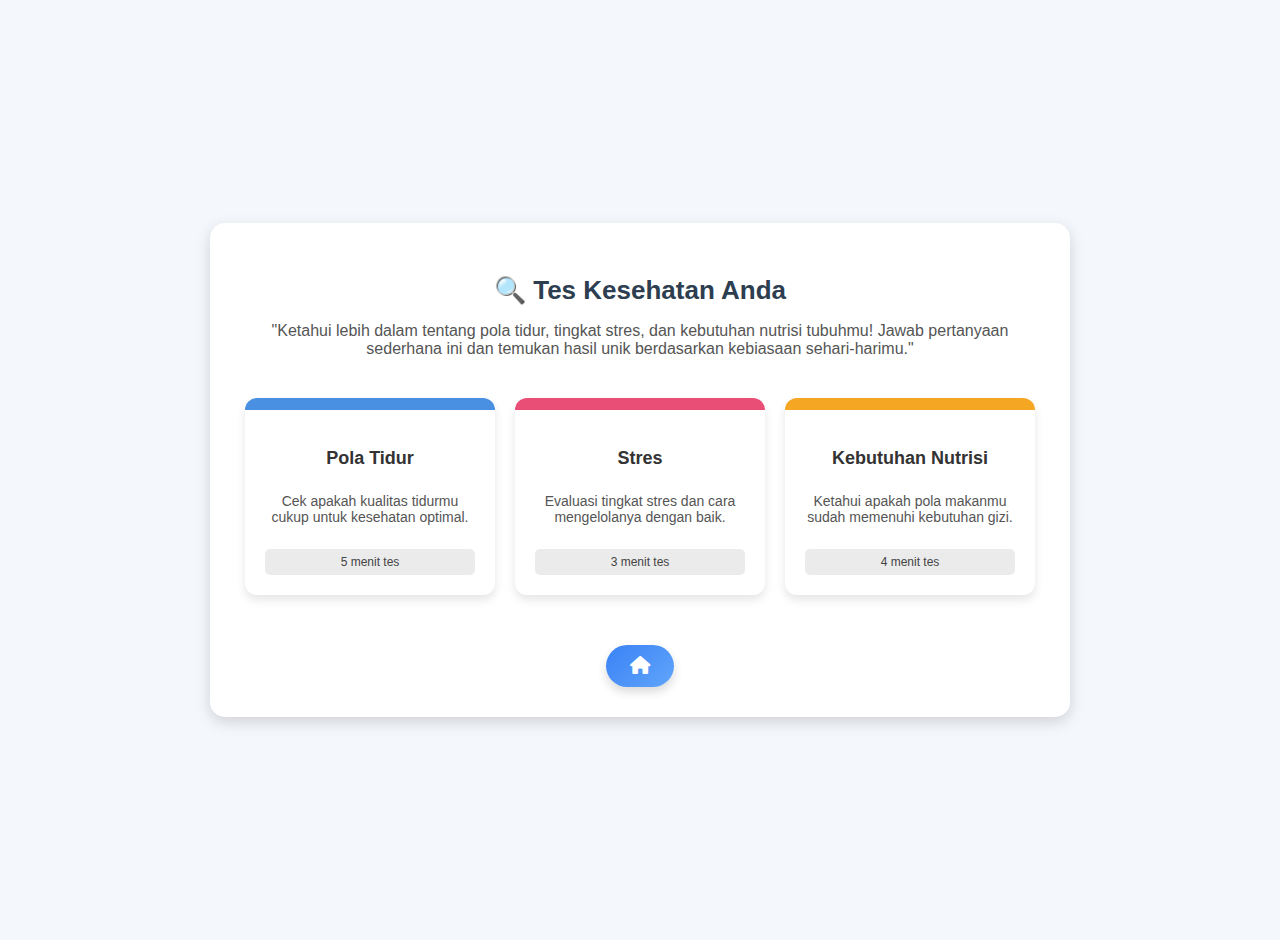
<file: healthtech4.0/gaya-hidup-sehat/index.html>
<!DOCTYPE html>
<html lang="id">
<head>
    <meta charset="UTF-8">
    <meta name="viewport" content="width=device-width, initial-scale=1.0">
    <link rel="icon web" href="../assets/konsulku-nobg.png">
    <title>Quiz Kesehatan</title>
    <link rel="stylesheet" href="styles.css">
    <link rel="stylesheet" href="https://cdnjs.cloudflare.com/ajax/libs/font-awesome/6.7.2/css/all.min.css" integrity="sha512-Evv84Mr4kqVGRNSgIGL/F/aIDqQb7xQ2vcrdIwxfjThSH8CSR7PBEakCr51Ck+w+/U6swU2Im1vVX0SVk9ABhg==" crossorigin="anonymous" referrerpolicy="no-referrer" /> 
</head>
<body>
    <div class="container">
        <h2>🔍 Tes Kesehatan Anda</h2>
        <p class="description">"Ketahui lebih dalam tentang pola tidur, tingkat stres, dan kebutuhan nutrisi tubuhmu! Jawab pertanyaan sederhana ini dan temukan hasil unik berdasarkan kebiasaan sehari-harimu."</p>
        <div class="categories">
            <div class="card" id="sleep-category" onclick="startSurvey('sleep');setCategoryTheme('sleep')">
                <div class="header sleep"></div>
                <div class="card-content">
                    <h3>Pola Tidur</h3>
                    <p>Cek apakah kualitas tidurmu cukup untuk kesehatan optimal.</p>
                    <div class="time-badge">5 menit tes</div>
                </div>
            </div>
    
            <div class="card" id="stress-category" onclick="startSurvey('stress');setCategoryTheme('stress')">
                <div class="header stress"></div>
                <div class="card-content">
                    <h3>Stres</h3>
                    <p>Evaluasi tingkat stres dan cara mengelolanya dengan baik.</p>
                    <div class="time-badge">3 menit tes</div>
                </div>
            </div>
    
            <div class="card" id="nutrition-category" onclick="startSurvey('nutrition');setCategoryTheme('nutrition')">
                <div class="header nutrition"></div>
                <div class="card-content">
                    <h3>Kebutuhan Nutrisi</h3>
                    <p>Ketahui apakah pola makanmu sudah memenuhi kebutuhan gizi.</p>
                    <div class="time-badge">4 menit tes</div>
                </div>
            </div>

            <div class="home">
                <a class="fas fa-home" href="../index.php"></a>
            </div>
        </div>
    </div>
    

    <script>
        function startSurvey(category) {
            window.location.href = `survey.html?category=${category}`;
        }

        function setCategoryTheme(category) {
        const themes = {
            sleep: { base: "#4A90E2", hover: "#357ABD", text: "#FFF" },
            stress: { base: "#E94E77", hover: "#D13C6A", text: "#FFF" },
            nutrition: { base: "#F5A623", hover: "#D98C1C", text: "#FFF" }
        };

        if (themes[category]) {
            localStorage.setItem("themeColor", JSON.stringify(themes[category]));
        }
    }

        window.onload = loadQuiz;
    </script>
</body>
</html>
</file>
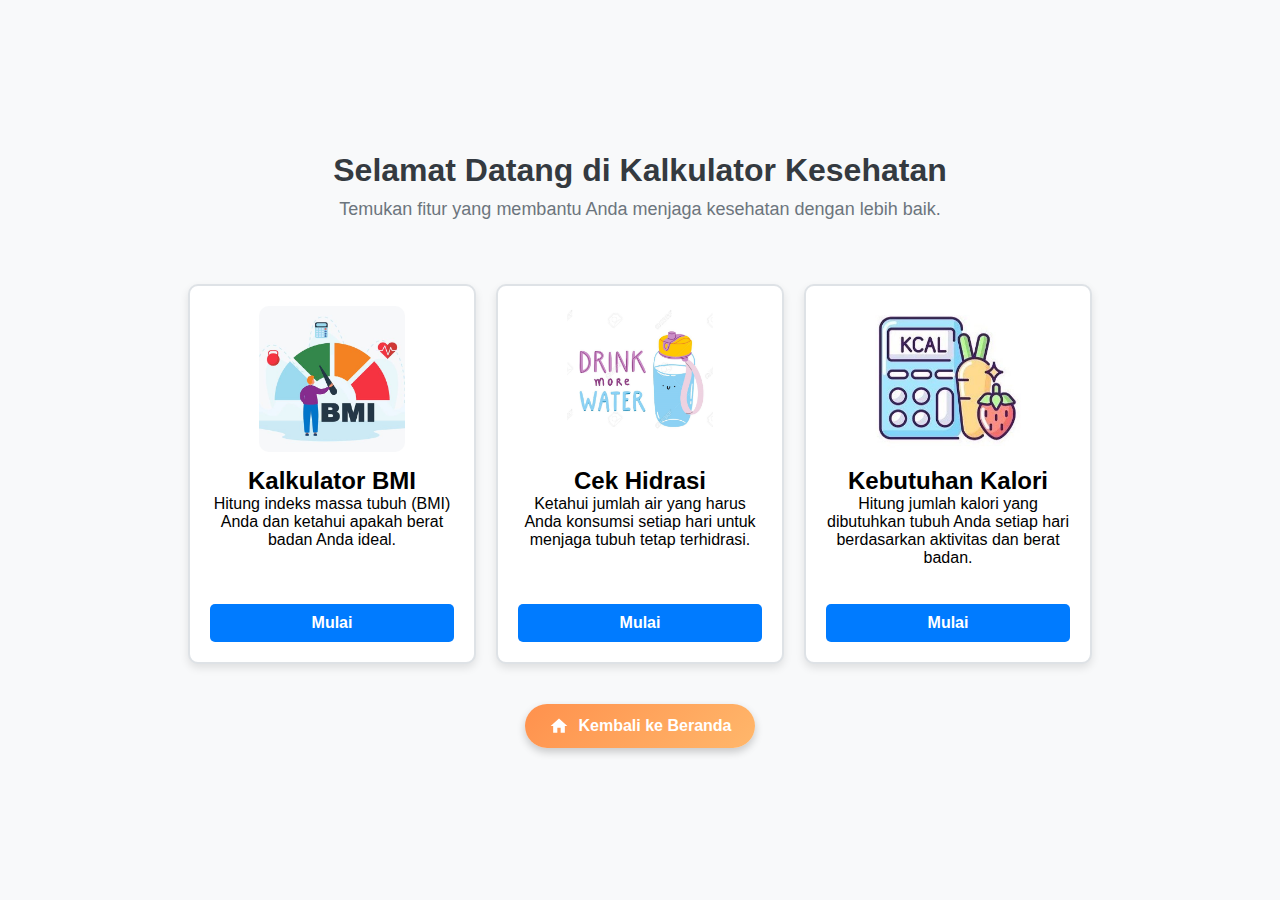
<file: healthtech4.0/kalkulator-kesehatan/index.html>
<!DOCTYPE html>
<html lang="id">
<head>
    <meta charset="UTF-8">
    <meta name="viewport" content="width=device-width, initial-scale=1.0">
    <link rel="icon web" href="../assets/konsulku-nobg.png">
    <title>Kalkulator Kesehatan</title>
    <style>
        * {
            margin: 0;
            padding: 0;
            box-sizing: border-box;
            font-family: Arial, sans-serif;
        }
        body {
            display: flex;
            flex-direction: column;
            align-items: center;
            justify-content: center;
            min-height: 100vh;
            background-color: #f8f9fa;
            text-align: center;
            padding: 20px;
        }
        .container {
            max-width: 1000px;
            padding: 20px;
        }
        h1 {
            margin-bottom: 10px;
            font-size: 32px;
            color: #343a40;
        }
        p.intro {
            margin-bottom: 4rem;
            font-size: 18px;
            color: #6c757d;
        }
        .features {
            display: flex;
            flex-wrap: wrap;
            justify-content: center;
            gap: 20px;
            margin-top: 10px;
        }
        .feature-card {
            background: white;
            padding: 20px;
            border-radius: 10px;
            box-shadow: 0 4px 8px rgba(0, 0, 0, 0.1);
            transition: transform 0.3s, box-shadow 0.3s;
            width: 30%;
            min-width: 250px;
            text-align: center;
            overflow: hidden;
            border: 2px solid #dee2e6;
            display: flex;
            flex-direction: column;
            justify-content: space-between;
            height: 380px;
        }
        .feature-card img {
            margin: 0 auto; display: block;
            width: 60%;
            aspect-ratio: 1 / 1;
            border-radius: 10px;
            margin-bottom: 15px;
            object-fit: cover;
        }
        
        .feature-card:hover {
            transform: scale(1.05);
            box-shadow: 0 8px 16px rgba(0, 0, 0, 0.2);
            border-color: #007bff;
        }
        .feature-card p {
            flex-grow: 1;
        }
        .feature-card a {
            text-decoration: none;
            color: #fff;
            background-color: #007bff;
            padding: 10px 15px;
            border-radius: 5px;
            font-weight: bold;
            display: flex;
            align-items: center;
            justify-content: center;
            transition: background-color 0.3s, transform 0.3s;
            margin-top: auto;
        }
        .feature-card a:hover {
            background-color: #0056b3;
            transform: scale(1.1);
        }
        .back-home {
            margin-top: 40px;
            font-size: 16px;
            font-weight: bold;
            padding: 12px 24px;
            background: linear-gradient(135deg, #FF914D, #FFB76B);
            color: white;
            border-radius: 50px;
            text-decoration: none;
            display: inline-flex;
            align-items: center;
            justify-content: center;
            gap: 10px;
            transition: transform 0.3s, box-shadow 0.3s;
            box-shadow: 0 4px 8px rgba(0, 0, 0, 0.2);
        }
        .back-home:hover {
            transform: scale(1.1);
            box-shadow: 0 6px 12px rgba(0, 0, 0, 0.3);
        }
        .back-home svg {
            width: 20px;
            height: 20px;
            fill: white;
        }
        @media (max-width: 768px) {
            .features {
                flex-direction: column;
                align-items: center;
            }
            .feature-card {
                width: 80%;
            }
        }
    </style>
</head>
<body>
    <div class="container">
        <h1>Selamat Datang di Kalkulator Kesehatan</h1>
        <p class="intro">Temukan fitur yang membantu Anda menjaga kesehatan dengan lebih baik.</p>
        <div class="features">
            <div class="feature-card">
                <img src="../assets/BMI-Illustration.jpg" alt="Kalkulator BMI">
                <h2>Kalkulator BMI</h2>
                <p>Hitung indeks massa tubuh (BMI) Anda dan ketahui apakah berat badan Anda ideal.</p>
                <a href="kalkulatorBMI/kalkulatorBMI.html">Mulai</a>
            </div>
            <div class="feature-card">
                <img src="../assets/hidrasi-Illustration.jpg" alt="Cek Hidrasi">
                <h2>Cek Hidrasi</h2>
                <p>Ketahui jumlah air yang harus Anda konsumsi setiap hari untuk menjaga tubuh tetap terhidrasi.</p>
                <a href="hidrasi/cekHidrasi.html">Mulai</a>
            </div>
            <div class="feature-card">
                <img src="../assets/kalori-Illustration.jpg" alt="Kebutuhan Kalori">
                <h2>Kebutuhan Kalori</h2>
                <p>Hitung jumlah kalori yang dibutuhkan tubuh Anda setiap hari berdasarkan aktivitas dan berat badan.</p>
                <a href="kalori/kalkulatorKalori.html">Mulai</a>
            </div>
        </div>
        <a class="back-home" href="../index.php#features">
            <svg xmlns="http://www.w3.org/2000/svg" viewBox="0 0 24 24"><path d="M10 20v-6h4v6h5v-8h3L12 3 2 12h3v8z"/></svg>
            Kembali ke Beranda
        </a>
    </div>
</body>
</html>
</file>
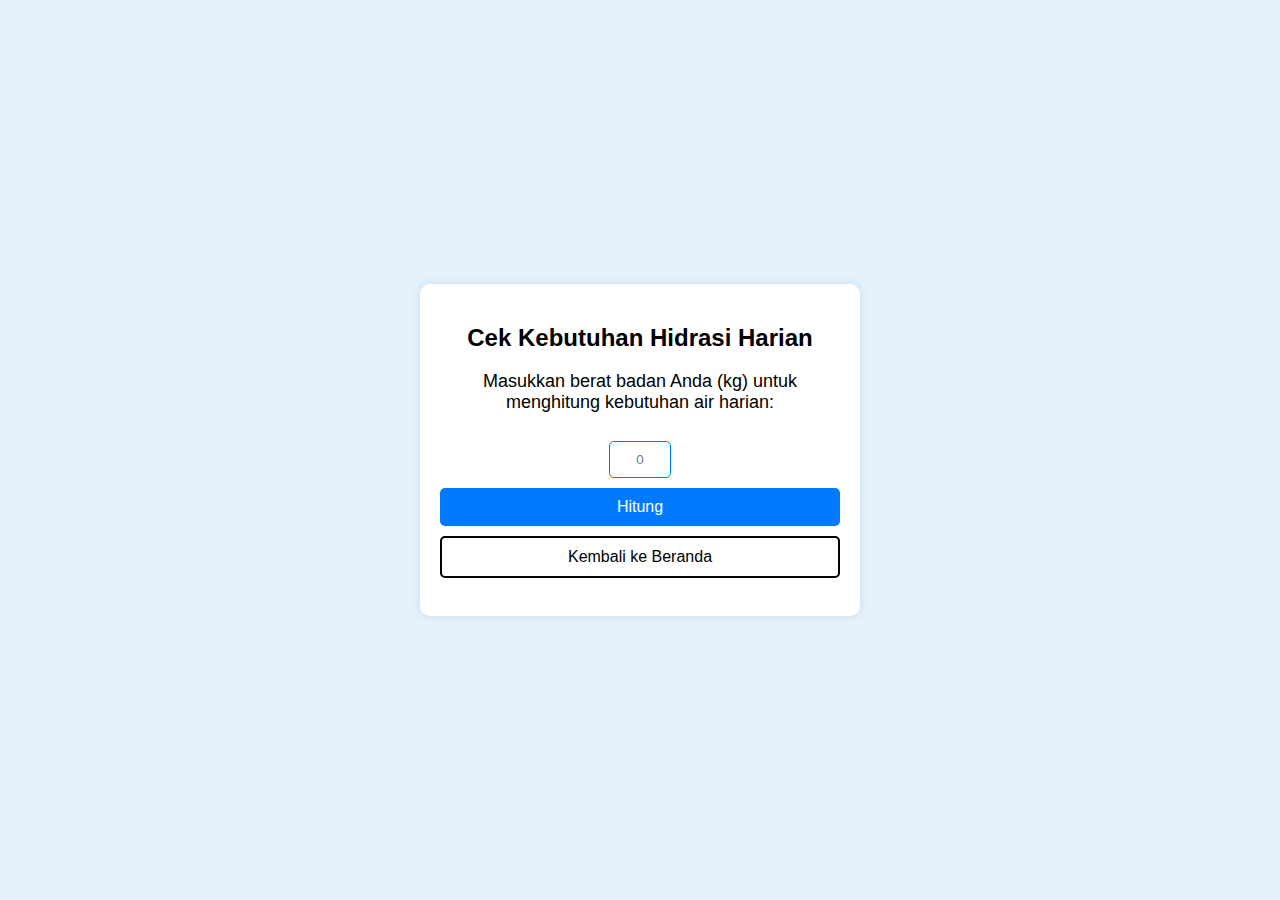
<file: healthtech4.0/kalkulator-kesehatan/hidrasi/cekHidrasi.html>
<!DOCTYPE html>
<html lang="id">
<head>
    <meta charset="UTF-8">
    <meta name="viewport" content="width=device-width, initial-scale=1.0">
    <link rel="icon web" href="../../assets/konsulku-nobg.png">
    <title>Cek Hidrasi Tubuh</title>
    <style>
        body {
    font-family: Arial, sans-serif;
    display: flex;
    flex-direction: column;
    justify-content: center;
    align-items: center;
    height: 100vh;
    background-color: #E3F2FD;
    margin: 0;
}

.container {
    text-align: center;
    background: white;
    padding: 20px;
    border-radius: 10px;
    box-shadow: 0px 0px 10px rgba(0, 0, 0, 0.1);
    max-width: 400px;
    width: 100%;
}

input {
    width: 80%;
    padding: 10px;
    margin-top: 10px;
    border: 1px solid #007bff;
    border-radius: 5px;
    text-align: center;
}

input[type="number"] {
    width: 10%;
}

input[type="number"]::-webkit-inner-spin-button,
input[type="number"]::-webkit-outer-spin-button {
    -webkit-appearance: none;
    margin: 0;
}


button {
    background: #007bff;
    color: white;
    border: none;
    padding: 10px;
    margin-top: 10px;
    border-radius: 5px;
    cursor: pointer;
    width: 100%;
    font-size: 16px;
}

button:hover {
    background: #0056b3;
}

p {
    font-size: 18px;
    margin-top: 10px;
}

.btn-secondary {
    background-color: transparent;
    border: 2px solid #000;
    color: #000;
    padding: 10px 20px;
    font-size: 16px;
    border-radius: 5px;
    margin-top: 10px;
    cursor: pointer;
    display: block;
    width: 100%;
    transition: ease-in .2s;
}

.btn-secondary:hover {
    background-color: #191919;
    color: white;
}

    </style>
</head>
<body>
    <div class="container">
        <h2>Cek Kebutuhan Hidrasi Harian</h2>
        <p>Masukkan berat badan Anda (kg) untuk menghitung kebutuhan air harian:</p>
        <input type="number" id="beratBadan" placeholder="0" min="0">
        <button onclick="hitungKebutuhanAir()">Hitung</button>
        <button type="button" onclick="window.location.href='../index.html'" class="btn-secondary">Kembali ke Beranda</button>
        <p id="hasil"></p>
    </div>
    
    <script>
        function hitungKebutuhanAir() {
            let beratBadan = document.getElementById("beratBadan").value;
            if (beratBadan <= 0) {
                alert("Masukkan berat badan yang valid!");
                return;
            }
            let kebutuhanAir = Math.round((beratBadan * 35) / 250);
            localStorage.setItem("kebutuhanAir", kebutuhanAir.toFixed(0));
            window.location.href = "hasil-hidrasi.html";
        }
    </script>
</body>
</html>
</file>
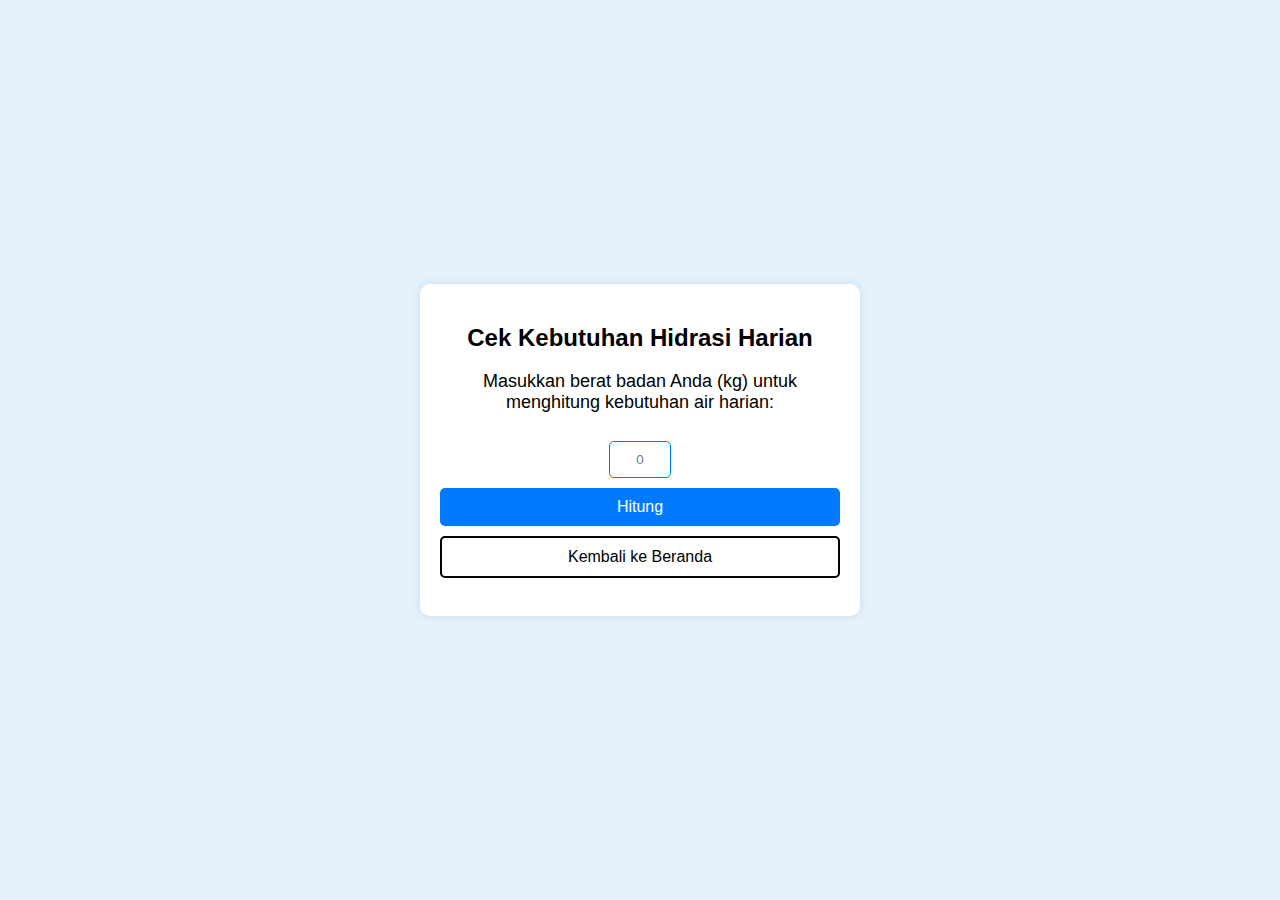
<file: healthtech4.0/kalkulator-kesehatan/hidrasi/hasil-hidrasi.html>
<!DOCTYPE html>
<html lang="id">
<head>
    <meta charset="UTF-8">
    <meta name="viewport" content="width=device-width, initial-scale=1.0">
    <link rel="icon web" href="../../assets/konsulku-nobg.png">
    <title>Hasil Hidrasi</title>
    <style>
        body {
    font-family: Arial, sans-serif;
    display: flex;
    flex-direction: column;
    justify-content: center;
    align-items: center;
    height: 110vh;
    background-color: #E3F2FD;
    margin: 0;
}

.container {
    text-align: center;
    background: white;
    padding: 20px;
    border-radius: 10px;
    box-shadow: 0px 0px 10px rgba(0, 0, 0, 0.1);
    max-width: 500px;
    width: 100%;
}

h2 {
    margin-bottom: 10px;
}

.hasil-air {
    font-size: 24px;
    font-weight: bold;
    margin-bottom: 15px;
}

#gelasContainer {
    display: flex;
    justify-content: center;
    flex-wrap: wrap;
    margin-bottom: 15px;
}

.gelas {
    width: 50px;
    height: 70px;
    background: url('../../assets/gelas-hidrasi.png') no-repeat center center;
    background-size: contain;
    margin: 5px;
}


#tipsContainer {
    text-align: left;
    background: #f1f1f1;
    padding: 15px;
    border-radius: 8px;
    margin: 15px 0;
}

.tips-title {
    font-weight: bold;
    margin-bottom: 5px;
}

ul {
    padding-left: 20px;
}

button {
    background: #007bff;
    color: white;
    border: none;
    padding: 10px;
    margin-top: 10px;
    border-radius: 5px;
    cursor: pointer;
    width: 100%;
    font-size: 16px;
}

button:hover {
    background: #0056b3;
}

    </style>
</head>
<body>
    <div class="container">
        <h2>Hasil Kebutuhan Hidrasi</h2>
        <div id="gelasContainer"></div>
        <p class="hasil-air">
            Anda membutuhkan <span id="kebutuhanAir"></span> gelas air per hari
            <br> <small>(atau setara dengan <span id="mlAir"></span> ml)</small>
        </p>

        <div id="tipsContainer"></div>

        <button onclick="window.location.href='cekHidrasi.html'">Kembali</button>
    </div>

    <script>
    document.addEventListener("DOMContentLoaded", function () {
        let kebutuhanAir = localStorage.getItem("kebutuhanAir");

        if (!kebutuhanAir) {
            alert("Data tidak ditemukan, silakan hitung kembali!");
            window.location.href = "cekHidrasi.html";
            return;
        }

        let gelasBulat = Math.ceil(kebutuhanAir); // Bulatkan ke atas
        let mlAir = gelasBulat * 250; // Konversi ke ml
        document.getElementById("kebutuhanAir").textContent = kebutuhanAir;
        document.getElementById("mlAir").textContent = mlAir;

        // Tampilkan gambar gelas sesuai jumlahnya
        let gelasContainer = document.getElementById("gelasContainer");
        gelasContainer.innerHTML = ""; // Kosongkan dulu

        
        for (let i = 0; i < gelasBulat; i++) {
            let imgGelas = document.createElement("div");
            imgGelas.classList.add("gelas");
            gelasContainer.appendChild(imgGelas);
        }

        // Tips sesuai kebutuhan hidrasi
        let tipsContainer = document.getElementById("tipsContainer");
        let tipsList = "";

        if (kebutuhanAir < 6) {
            tipsList = `
                <p class="tips-title">Tips Menjaga Hidrasi:</p>
                <ul>
                    <li>Minum air setiap bangun tidur dan sebelum tidur.</li>
                    <li>Tambahkan infused water agar lebih menarik.</li>
                    <li>Konsumsi buah tinggi air seperti semangka & mentimun.</li>
                </ul>`;
        } else if (kebutuhanAir >= 6 && kebutuhanAir <= 10) {
            tipsList = `
                <p class="tips-title">Tips Menjaga Keseimbangan Cairan:</p>
                <ul>
                    <li>Minum air secara bertahap, jangan langsung banyak.</li>
                    <li>Gunakan botol air untuk memantau asupan harian.</li>
                    <li>Jangan hanya mengandalkan rasa haus, tetap minum rutin.</li>
                </ul>`;
        } else {
            tipsList = `
                <p class="tips-title">Peringatan Hidrasi Berlebih:</p>
                <ul>
                    <li>Jangan minum air terlalu banyak dalam waktu singkat.</li>
                    <li>Perhatikan tanda-tanda overhidrasi seperti pusing.</li>
                    <li>Konsumsi elektrolit jika banyak berkeringat.</li>
                </ul>`;
        }

        // Tambahan: Manfaat Minum Air
        let manfaatList = `
            <p class="tips-title">Manfaat Minum Air:</p>
            <ul>
                <li>Membantu metabolisme tubuh dan pencernaan.</li>
                <li>Menjaga keseimbangan suhu tubuh.</li>
                <li>Mencegah dehidrasi dan meningkatkan fokus.</li>
                <li>Menjaga kesehatan kulit agar tidak kering.</li>
            </ul>`;

        // Tambahan: Waktu Terbaik Minum Air
        let waktuTerbaik = `
            <p class="tips-title">Kapan Waktu Terbaik untuk Minum Air?</p>
            <ul>
                <li>Setelah bangun tidur – mengaktifkan organ tubuh.</li>
                <li>Sebelum makan – membantu pencernaan.</li>
                <li>Sebelum dan setelah olahraga – mencegah dehidrasi.</li>
                <li>Sebelum tidur – membantu detoksifikasi tubuh.</li>
            </ul>`;

        tipsContainer.innerHTML = tipsList + manfaatList + waktuTerbaik;
    });

    </script>
</body>
</html>
</file>
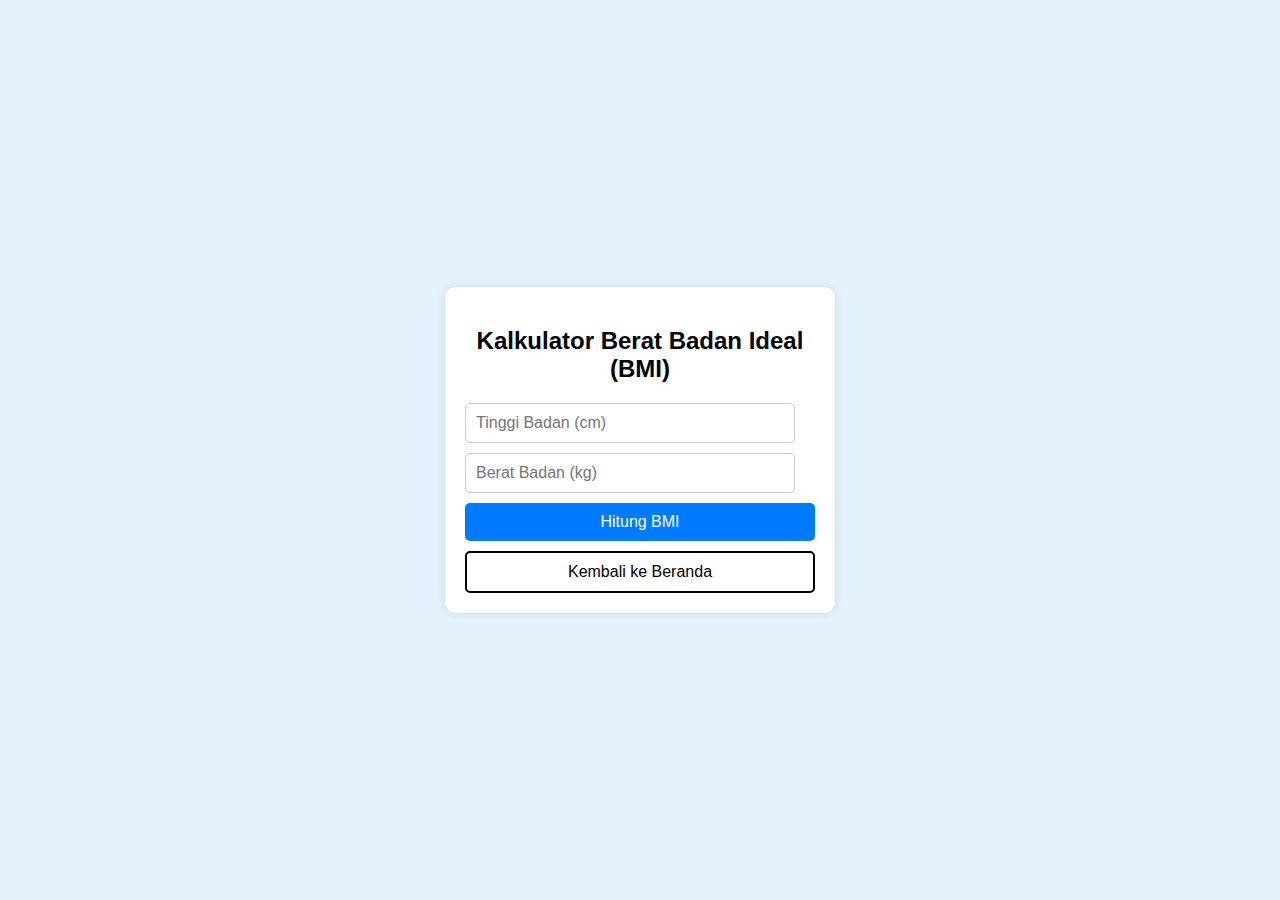
<file: healthtech4.0/kalkulator-kesehatan/kalkulatorBMI/hasil-bmi.html>
<!DOCTYPE html>
<html lang="id">
<head>
    <meta charset="UTF-8">
    <meta name="viewport" content="width=device-width, initial-scale=1.0">
    <link rel="icon web" href="../../assets/konsulku-nobg.png">
    <title>Hasil BMI</title>
    <style>
        body {
            font-family: Arial, sans-serif;
            text-align: center;
            margin: 0;
            padding: 0;
            background-color: #E3F2FD;
        }

        .container {
            max-width: 500px;
            background: white;
            padding: 20px;
            margin: 50px auto;
            border-radius: 10px;
            box-shadow: 0px 0px 10px rgba(0, 0, 0, 0.1);
        }

        h1 {
            font-size: 2rem;
            margin-bottom: 10px;
        }

        p {
            font-size: 1rem;
            margin: 10px 0;
        }

        .bmi-wrapper {
            position: relative;
            margin: 20px 0;
        }

        .bmi-bar {
            display: flex;
            width: 100%;
            height: 20px;
            border-radius: 10px;
            overflow: hidden;
            position: relative;
            z-index: 2;
        }

        .bmi-segment {
            height: 100%;
            flex-grow: 1;
        }

        .bmi-low { background: red; width: 18%; }
        .bmi-normal { background: green; width: 33%; }
        .bmi-over { background: yellow; width: 24%; }
        .bmi-obese { background: red; width: 25%; }

        #bmi-indicator {
            position: absolute;
            bottom: -15px;
            transform: translateX(-50%);
            text-align: center;
            z-index: 2;
        }

        .bmi-value {
            font-size: .8rem;
            font-weight: bold;
            color: white;
            background: black;
            padding: 3px 6px;
            border-radius: 4px;
        }

        .triangle {
            width: 0;
            height: 0;
            border-left: 6px solid transparent;
            border-right: 6px solid transparent;
            border-bottom: 8px solid black;
            margin: auto;
        }

        #bmi-advice {
            font-weight: bold;
            margin-top: 10px;
        }

        #bmi-tips {
            text-align: left;
            display: inline-block;
            margin-top: 10px;
        }

        #bmi-tips li {
            font-size: 14px;
            background: #f9f9f9;
            padding: 5px 10px;
            margin: 5px 0;
            border-left: 4px solid #007BFF;
            list-style: none;
        }

        .button {
            display: inline-block;
            padding: 5px 10px;
            background: blue;
            color: white;
            text-decoration: none;
            border-radius: 5px;
            margin-top: 15px;
            font-size: 1rem;
        }
    </style>
</head>
<body>

    <div class="container">
        <h1 id="bmi-category">Kategori BMI</h1>
        <p>Tinggi (cm): <strong id="user-height"></strong> Berat (kg): <strong id="user-weight"></strong></p>        
        <div class="bmi-wrapper">
            <div class="bmi-bar">
                <div class="bmi-segment bmi-low"></div>
                <div class="bmi-segment bmi-normal"></div>
                <div class="bmi-segment bmi-over"></div>
                <div class="bmi-segment bmi-obese"></div>
    
            </div>
            <div id="bmi-indicator">
                <div class="triangle"></div>
                <span class="bmi-value">0.0</span>
            </div>
        </div>
    
        <p id="bmi-advice">Pesan kesehatan</p>
        <ul id="bmi-tips"></ul>  
    
        <br><a href="kalkulatorBMI.html" class="button">Cek Ulang</a>
    </div>

    <script>
document.addEventListener("DOMContentLoaded", function () {
    let height = localStorage.getItem("height");
    let weight = localStorage.getItem("weight");
    let bmi = localStorage.getItem("bmi");

    if (!height || !weight || !bmi) {
        alert("Data tidak ditemukan, silakan hitung ulang!");
        window.location.href = "kalkulatorBMI.html";
        return;
    }

    document.getElementById("user-height").textContent = height;
    document.getElementById("user-weight").textContent = weight;

    let bmiValue = parseFloat(bmi);
    document.querySelector(".bmi-value").textContent = bmiValue.toFixed(1);

    // Update posisi indikator di bar
    let minBMI = 14;
    let maxBMI = 35;
    let barWidth = document.querySelector(".bmi-bar").offsetWidth;
    let position = ((bmiValue - minBMI) / (maxBMI - minBMI)) * barWidth;
    position = Math.max(10, Math.min(position, barWidth - 10));

    let indicator = document.getElementById("bmi-indicator");
    indicator.style.left = `${position}px`;

    // Update kategori BMI
    let category = document.getElementById("bmi-category");
    let advice = document.getElementById("bmi-advice");
    let tips = document.getElementById("bmi-tips");
    tips.innerHTML = "";

    if (bmiValue < 18.5) {
        category.textContent = "Berat Badan Kurang";
        advice.innerHTML = "Kamu luar biasa! 💪 Meski berat badanmu rendah, kamu bisa meningkatkan kesehatanmu dengan nutrisi yang tepat!";

        tips.innerHTML = `
            <li>🍗 Konsumsi makanan tinggi protein seperti daging, telur, dan kacang-kacangan.</li>
            <li>🥔 Tambah kalori sehat dari sumber seperti alpukat, kentang, dan minyak zaitun.</li>
            <li>💪 Lakukan latihan kekuatan untuk meningkatkan massa otot.</li>
            <li>🍞 Jangan melewatkan waktu makan, usahakan makan 3 kali sehari + camilan sehat.</li>
            <li>🥛 Minum susu tinggi protein untuk membantu pertumbuhan berat badan.</li>
        `;
    } else if (bmiValue >= 18.5 && bmiValue < 24.9) {
        category.textContent = "Berat Badan Ideal";
        advice.innerHTML = "Keren! 🎉 Berat badanmu berada dalam kisaran sehat. Pertahankan gaya hidup ini untuk tetap sehat dan bugar!";

        tips.innerHTML = `
            <li>🥗 Pertahankan pola makan seimbang dengan sayur, buah, protein, dan karbohidrat sehat.</li>
            <li>🏃‍♂️ Rutin berolahraga setidaknya 30 menit sehari untuk menjaga kebugaran.</li>
            <li>💧 Pastikan tetap terhidrasi dengan minum air putih minimal 2 liter sehari.</li>
            <li>😴 Cukup tidur (7-9 jam per malam) untuk menjaga kesehatan tubuh.</li>
            <li>🧘‍♀️ Kelola stres dengan aktivitas menyenangkan seperti yoga atau meditasi.</li>
        `;
    } else if (bmiValue >= 25 && bmiValue < 29.9) {
        category.textContent = "Berat Badan Berlebih";
        advice.innerHTML = "Tidak masalah! 🌟 Dengan sedikit perubahan pola hidup, kamu bisa mencapai berat badan yang lebih sehat!";

        tips.innerHTML = `
            <li>🥦 Kurangi konsumsi makanan tinggi gula dan lemak jenuh.</li>
            <li>🚶‍♂️ Tingkatkan aktivitas fisik seperti berjalan kaki minimal 10.000 langkah sehari.</li>
            <li>🍽 Makan dalam porsi lebih kecil, tapi lebih sering untuk mengontrol nafsu makan.</li>
            <li>🥤 Gantilah minuman manis dengan air putih atau teh tanpa gula.</li>
            <li>🏋️‍♀️ Lakukan latihan kekuatan dan kardio secara rutin untuk membakar lemak.</li>
        `;
    } else {
        category.textContent = "Obesitas";
        advice.innerHTML = "Kamu tetap hebat! ✨ Dengan langkah yang tepat, kamu bisa mencapai berat badan yang lebih sehat!";

        tips.innerHTML = `
            <li>🚫 Kurangi konsumsi makanan cepat saji dan tinggi kalori.</li>
            <li>🍎 Ganti camilan tidak sehat dengan buah dan kacang-kacangan.</li>
            <li>🚶‍♀️ Mulailah dengan olahraga ringan seperti jalan kaki 30 menit sehari.</li>
            <li>🛌 Tidur yang cukup dan hindari begadang agar metabolisme tetap optimal.</li>
            <li>💡 Konsultasikan dengan ahli gizi untuk rencana diet yang lebih sehat.</li>
        `;
    }
});

    </script>
</body>
</html>
</file>
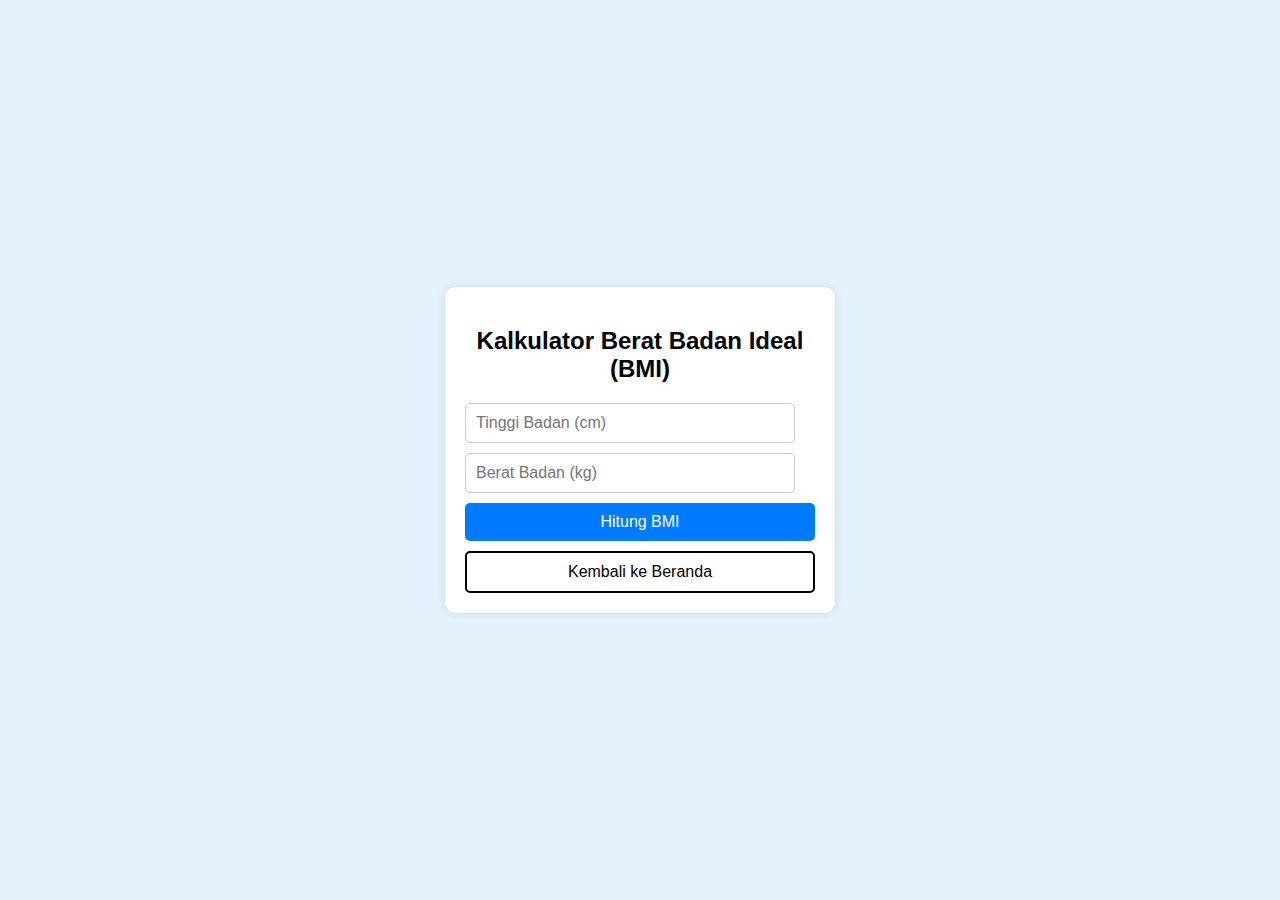
<file: healthtech4.0/kalkulator-kesehatan/kalkulatorBMI/kalkulatorBMI.html>
<!DOCTYPE html>
    <html lang="id">
    <head>
        <meta charset="UTF-8">
        <meta name="viewport" content="width=device-width, initial-scale=1.0">
        <title>Kalkulator BMI</title>
        <link rel="icon web" href="../../assets/konsulku-nobg.png">
        <link rel="stylesheet" href="styles.css">
    </head>
    <body>
        <div class="container">
            <h2>Kalkulator Berat Badan Ideal (BMI)</h2>
            <input type="number" id="height" placeholder="Tinggi Badan (cm)">
            <input type="number" id="weight" placeholder="Berat Badan (kg)">
            <button onclick="calculateBMI()">Hitung BMI</button>
            <button type="button" onclick="window.location.href='../index.html'" class="btn-secondary">Kembali ke Beranda</button>
        </div>
        <script>
        function calculateBMI() {
        let height = document.getElementById("height").value / 100;
        let weight = document.getElementById("weight").value;
        
        if (height <= 0 || weight <= 0 || isNaN(height) || isNaN(weight)) {
            alert("Masukkan tinggi dan berat yang valid!");
            return;
        }

        let bmi = (weight / (height * height)).toFixed(1);
        localStorage.setItem("bmi", bmi);  // Simpan BMI di localStorage
        localStorage.setItem("height", height * 100);  // Simpan tinggi
        localStorage.setItem("weight", weight);  // Simpan berat
        window.location.href = "hasil-bmi.html"; // Pindah ke halaman hasil
    }
        </script>
    </body>
    </html>
</file>
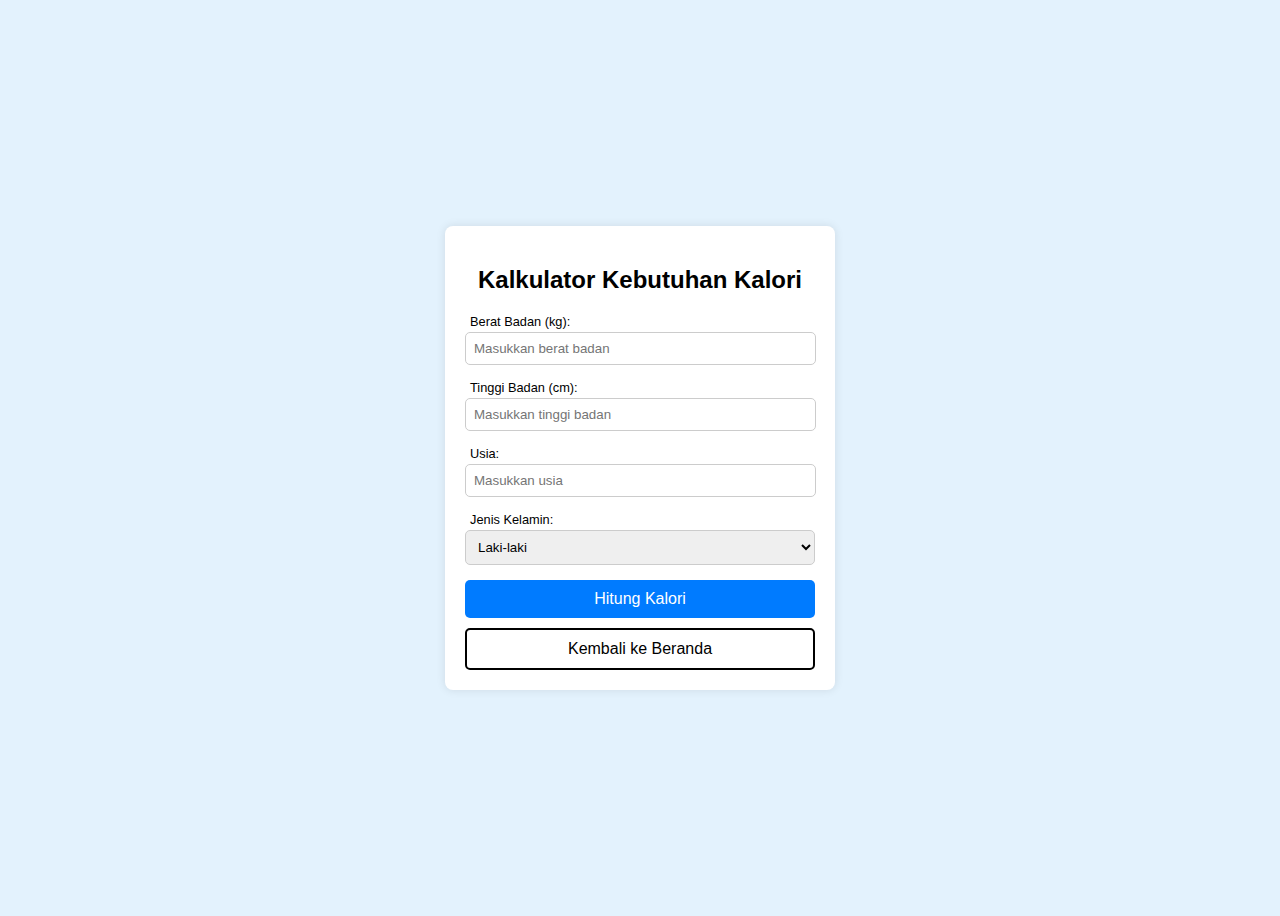
<file: healthtech4.0/kalkulator-kesehatan/kalori/kalkulatorKalori.html>
<!DOCTYPE html>
<html lang="id">
<head>
    <meta charset="UTF-8">
    <meta name="viewport" content="width=device-width, initial-scale=1.0">
    <link rel="icon web" href="../../assets/konsulku-nobg.png">
    <title>Kalkulator Kebutuhan Kalori</title>
    <style>
        body {
            font-family: Arial, sans-serif;
            background-color: #E3F2FD;
            display: flex;
            justify-content: center;
            align-items: center;
            height: 100vh;
        }
        .container {
            background: white;
            padding: 20px;
            border-radius: 8px;
            box-shadow: 0 0 10px rgba(0, 0, 0, 0.1);
            width: 350px;
        }
        h2 {
            text-align: center;
        }
        .form-group {
            margin-bottom: 15px;
        }
        label {
            font-size: .8rem;
            font-weight: lighter;
            display: block;
            margin: 0 5px 3px;
        }
        select {
            width: 100%;
            padding: 8px;
            border: 1px solid #ccc;
            border-radius: 5px;
        }
        input {
            width: 95%;
            padding: 8px;
            border: 1px solid #ccc;
            border-radius: 5px;
        }
        input[type="number"]::-webkit-inner-spin-button,
        input[type="number"]::-webkit-outer-spin-button {
            -webkit-appearance: none;
            margin: 0;
        }

        .btn {
            width: 100%;
            padding: 10px;
            background-color: #007bff;
            border: none;
            color: white;
            font-size: 16px;
            border-radius: 5px;
            cursor: pointer;
        }
        .btn:hover {
            background-color: #0056b3;
        }
        .btn-secondary {
            background-color: transparent;
            border: 2px solid #000;
            color: #000;
            padding: 10px 20px;
            font-size: 16px;
            border-radius: 5px;
            margin-top: 10px;
            cursor: pointer;
            display: block;
            width: 100%;
            transition: ease-in .2s;
        }

        .btn-secondary:hover {
            background-color: #191919;
            color: white;
        }
    </style>
</head>
<body>
    <div class="container">
        <h2>Kalkulator Kebutuhan Kalori</h2>
        <div class="form-group">
            <label for="weight">Berat Badan (kg):</label>
            <input type="number" id="weight" placeholder="Masukkan berat badan">
        </div>
        <div class="form-group">
            <label for="height">Tinggi Badan (cm):</label>
            <input type="number" id="height" placeholder="Masukkan tinggi badan">
        </div>
        <div class="form-group">
            <label for="age">Usia:</label>
            <input type="number" id="age" placeholder="Masukkan usia">
        </div>
        <div class="form-group">
            <label for="gender">Jenis Kelamin:</label>
            <select id="gender">
                <option value="male">Laki-laki</option>
                <option value="female">Perempuan</option>
            </select>
        </div>
        <button class="btn" onclick="calculateCalories()">Hitung Kalori</button>
        <button type="button" onclick="window.location.href='../index.html'" class="btn-secondary">Kembali ke Beranda</button>
    </div>
    <script>
        function calculateCalories() {
            let weight = document.getElementById('weight').value;
            let height = document.getElementById('height').value;
            let age = document.getElementById('age').value;
            let gender = document.getElementById('gender').value;
            
            if (!weight || !height || !age) {
                alert("Harap isi semua kolom!");
                return;
            }
            
            let bmr;
            if (gender === "male") {
                bmr = 10 * weight + 6.25 * height - 5 * age + 5;
            } else {
                bmr = 10 * weight + 6.25 * height - 5 * age - 161;
            }
            
            localStorage.setItem("calories", bmr);
            window.location.href = "resultKalori.html";
        }
    </script>
</body>
</html>
</file>
<file: healthtech4.0/gaya-hidup-sehat/styles.css>
/* Styling dasar */
body {
    font-family: 'Poppins', sans-serif;
    background-color: #f4f7fc;
    display: flex;
    justify-content: center;
    align-items: center;
    height: 100vh;
    margin: 0;
    padding: 20px;
}

/* Container utama */
.container {
    text-align: center;
    max-width: 800px;
    background: white;
    padding: 30px;
    border-radius: 15px;
    box-shadow: 0 5px 15px rgba(0, 0, 0, 0.15);
}

h2 {
    font-size: 26px;
    color: #2c3e50;
    margin-bottom: 15px;
    font-weight: 600;
}

.description {
    font-size: 16px;
    color: #555;
    margin-bottom: 2.5rem;
}

/* Grid kategori */
.categories {
    display: flex;
    flex-wrap: wrap;
    justify-content: center;
    gap: 20px;
}

/* Kartu kategori */
.card {
    width: 250px;
    background: white;
    border-radius: 12px;
    box-shadow: 0 5px 10px rgba(0, 0, 0, 0.1);
    overflow: hidden;
    cursor: pointer;
    transition: transform 0.3s, box-shadow 0.3s;
    position: relative;
    display: flex;
    flex-direction: column;
}

.card:hover {
    transform: scale(1.05);
    box-shadow: 0 8px 16px rgba(0, 0, 0, 0.2);
}

/* Warna bagian atas kategori */
.card .header {
    height: 12px;
}

.sleep { background: #4A90E2; }
.stress { background: #E94E77; }
.nutrition { background: #F5A623; }

.card-content {
    padding: 20px;
    text-align: center;
    flex-grow: 1;
    display: flex;
    flex-direction: column;
    justify-content: space-between;
}

.card h3 {
    margin-bottom: 10px;
    color: #333;
    font-size: 18px;
    font-weight: 600;
}

.card p {
    font-size: 14px;
    color: #555;
    flex-grow: 1;
}

/* Estimasi waktu */
.time-badge {
    font-size: 12px;
    background: rgba(0, 0, 0, 0.08);
    color: #444;
    padding: 6px 10px;
    border-radius: 5px;
    display: inline-block;
    margin-top: 10px;
}

/* Tombol Home */
.home {
    margin-top: 30px;
    text-align: center;
}

.home a {
    font-size: 18px;
    color: white;
    background: linear-gradient(135deg, #3b82f6, #60a5fa);
    padding: 12px 24px;
    border-radius: 50px;
    text-decoration: none;
    display: inline-flex;
    align-items: center;
    justify-content: center;
    gap: 8px;
    transition: transform 0.3s, box-shadow 0.3s;
    box-shadow: 0 5px 10px rgba(0, 0, 0, 0.15);
    font-weight: 600;
}

.home a:hover {
    transform: scale(1.1);
    box-shadow: 0 8px 16px rgba(0, 0, 0, 0.2);
}

.home a i {
    font-size: 1.5rem;
}
</file>
<file: healthtech4.0/kalkulator-kesehatan/kalkulatorBMI/styles.css>
body {
    font-family: Arial, sans-serif;
    background-color: #E3F2FD;
    display: flex;
    justify-content: center;
    align-items: center;
    height: 100vh;
    margin: 0;
}

.container {
    background: white;
    padding: 20px;
    border-radius: 10px;
    box-shadow: 0 0 10px rgba(0, 0, 0, 0.1);
    text-align: center;
    width: 350px;
}

h2 {
    margin-bottom: 20px;
}

input {
    width: calc(100% - 20px);
    padding: 10px;
    margin: 10px 0;
    font-size: 16px;
    border: 1px solid #ccc;
    border-radius: 5px;
    display: block;
    box-sizing: border-box;
}

button, .btn-kembali {
    width: 100%;
    padding: 10px;
    background: #007bff;
    color: white;
    border: none;
    border-radius: 5px;
    font-size: 16px;
    cursor: pointer;
    text-decoration: none;
    display: inline-block;
    text-align: center;
}

button:hover, .btn-kembali:hover {
    background: #0056b3;
}

#hasil-bmi {
    margin-top: 15px;
    font-size: 18px;
    font-weight: bold;
    color: #333;
    padding: 10px;
    background: #f1f1f1;
    border-radius: 5px;
}

.btn-secondary {
    background-color: transparent;
    border: 2px solid #000;
    color: #000;
    padding: 10px 20px;
    font-size: 16px;
    border-radius: 5px;
    margin-top: 10px;
    cursor: pointer;
    display: block;
    width: 100%;
    transition: ease-in .2s;
}

.btn-secondary:hover {
    background-color: #191919;
    color: white;
}
</file>
